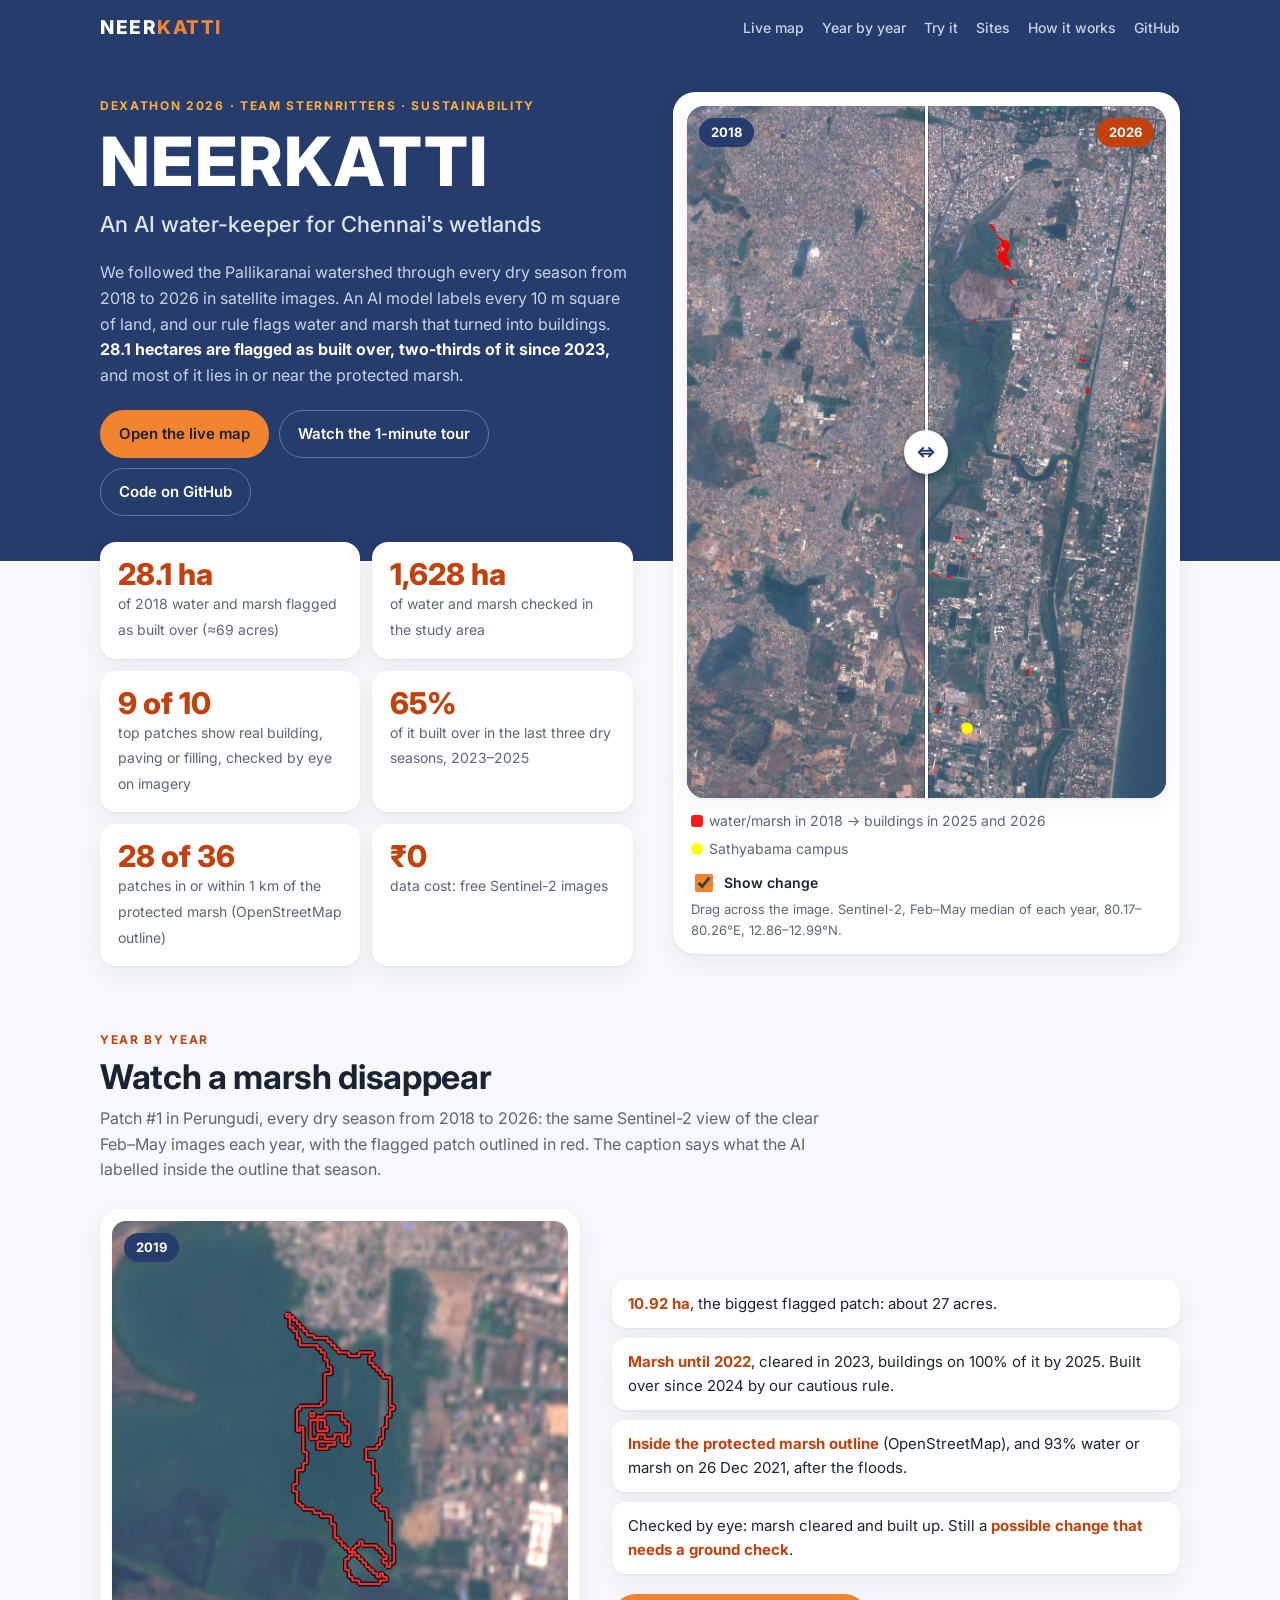
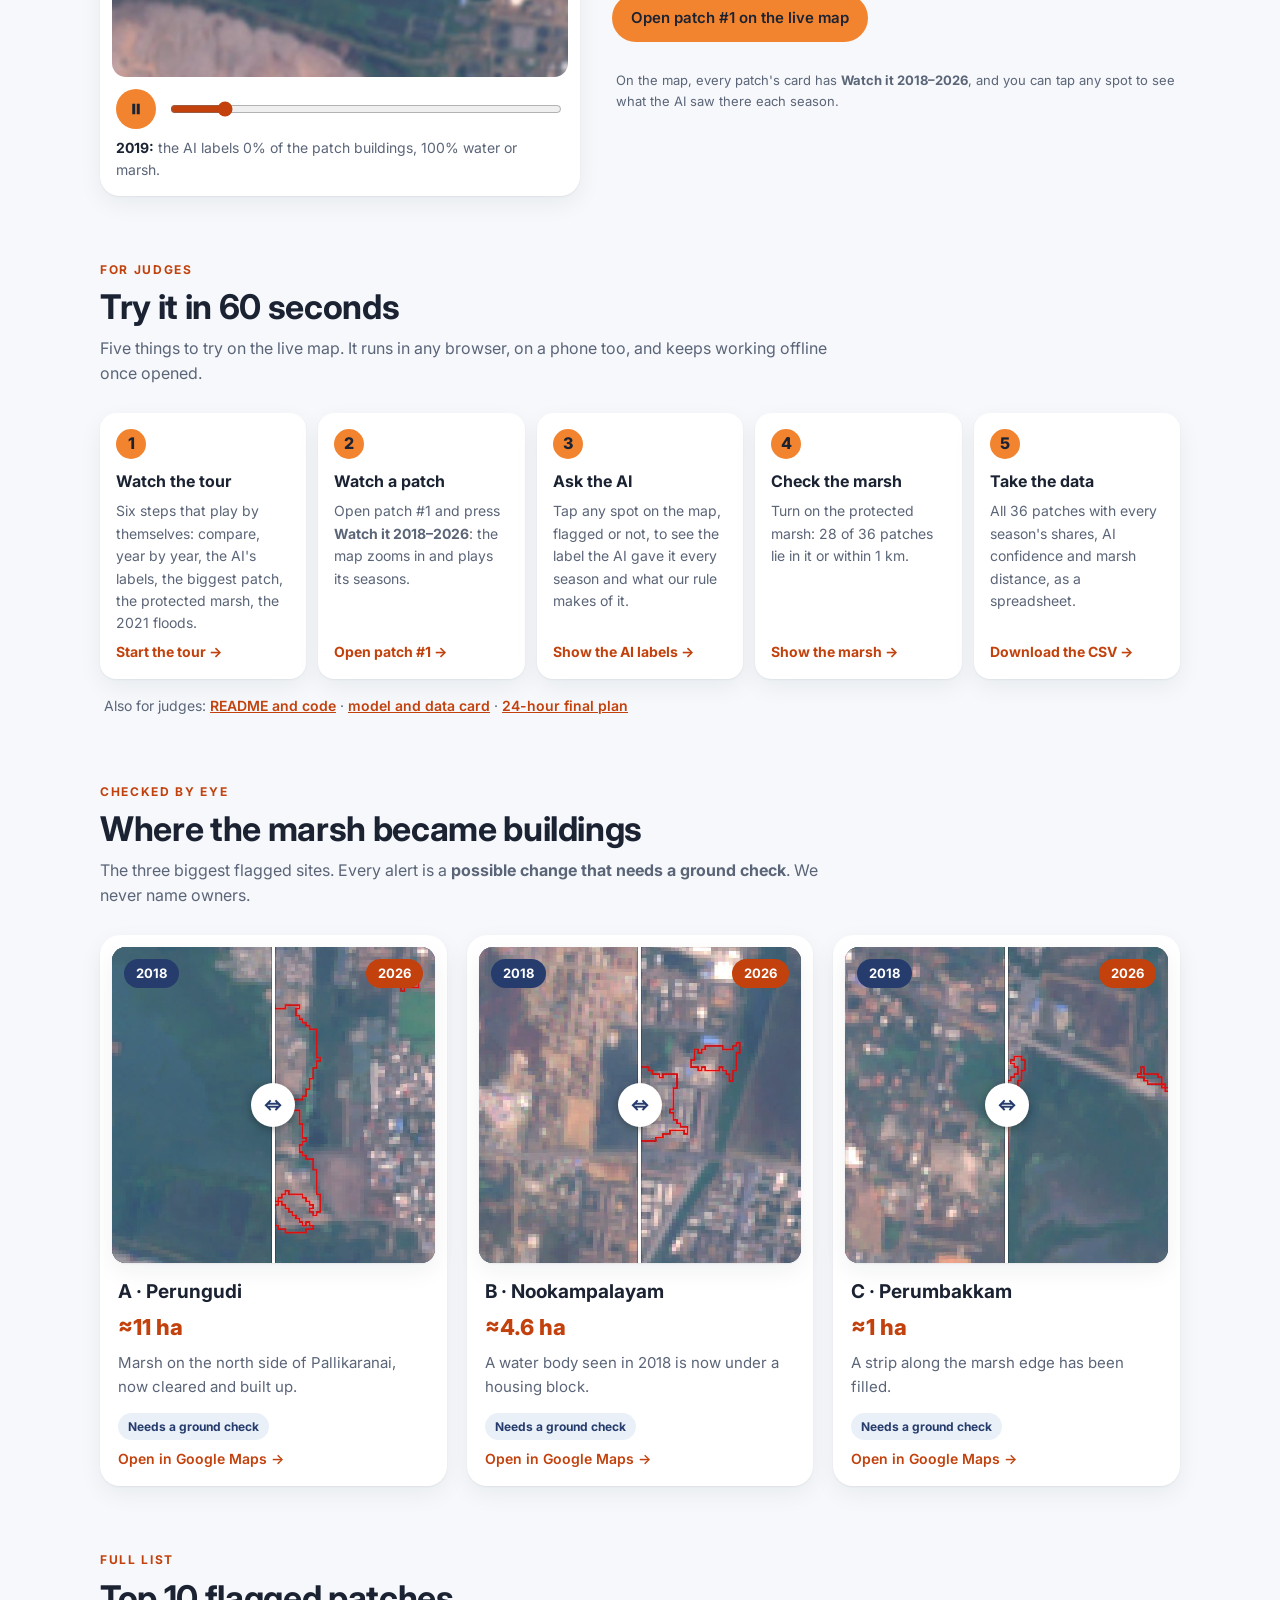
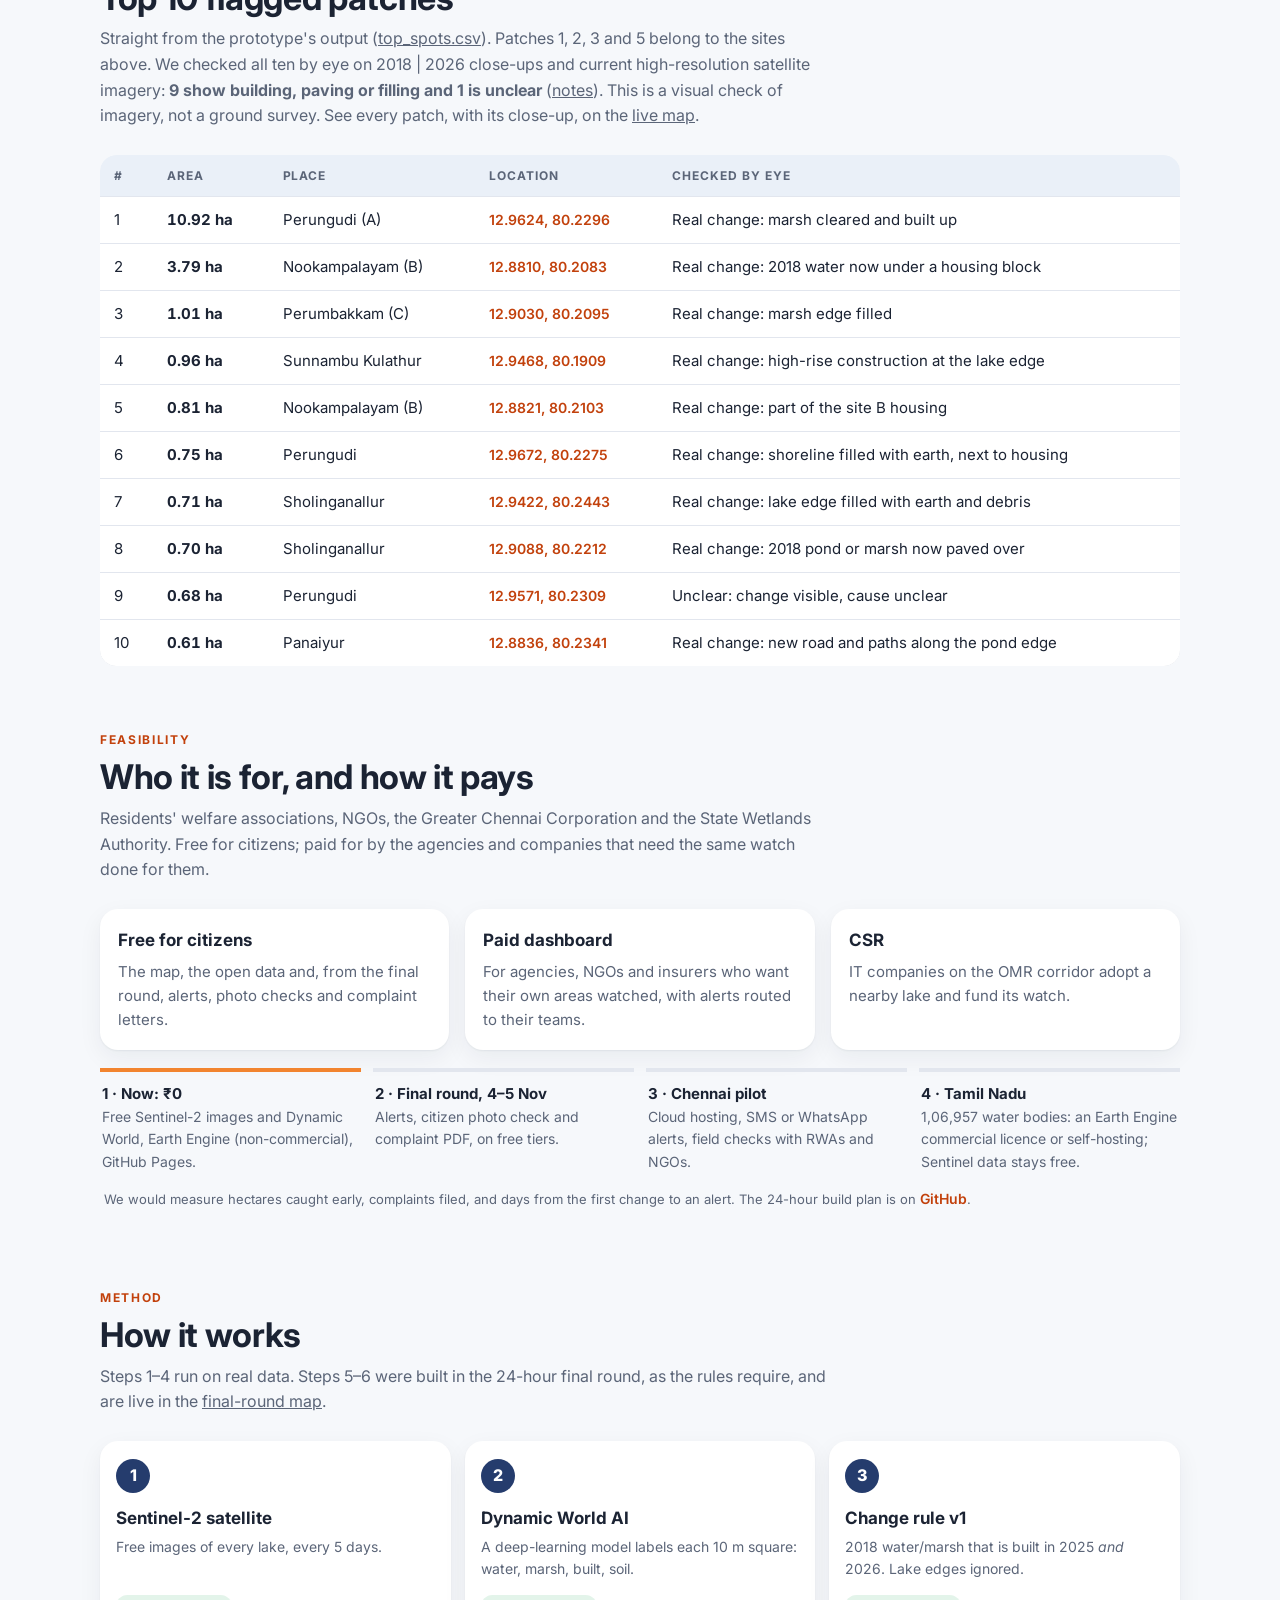
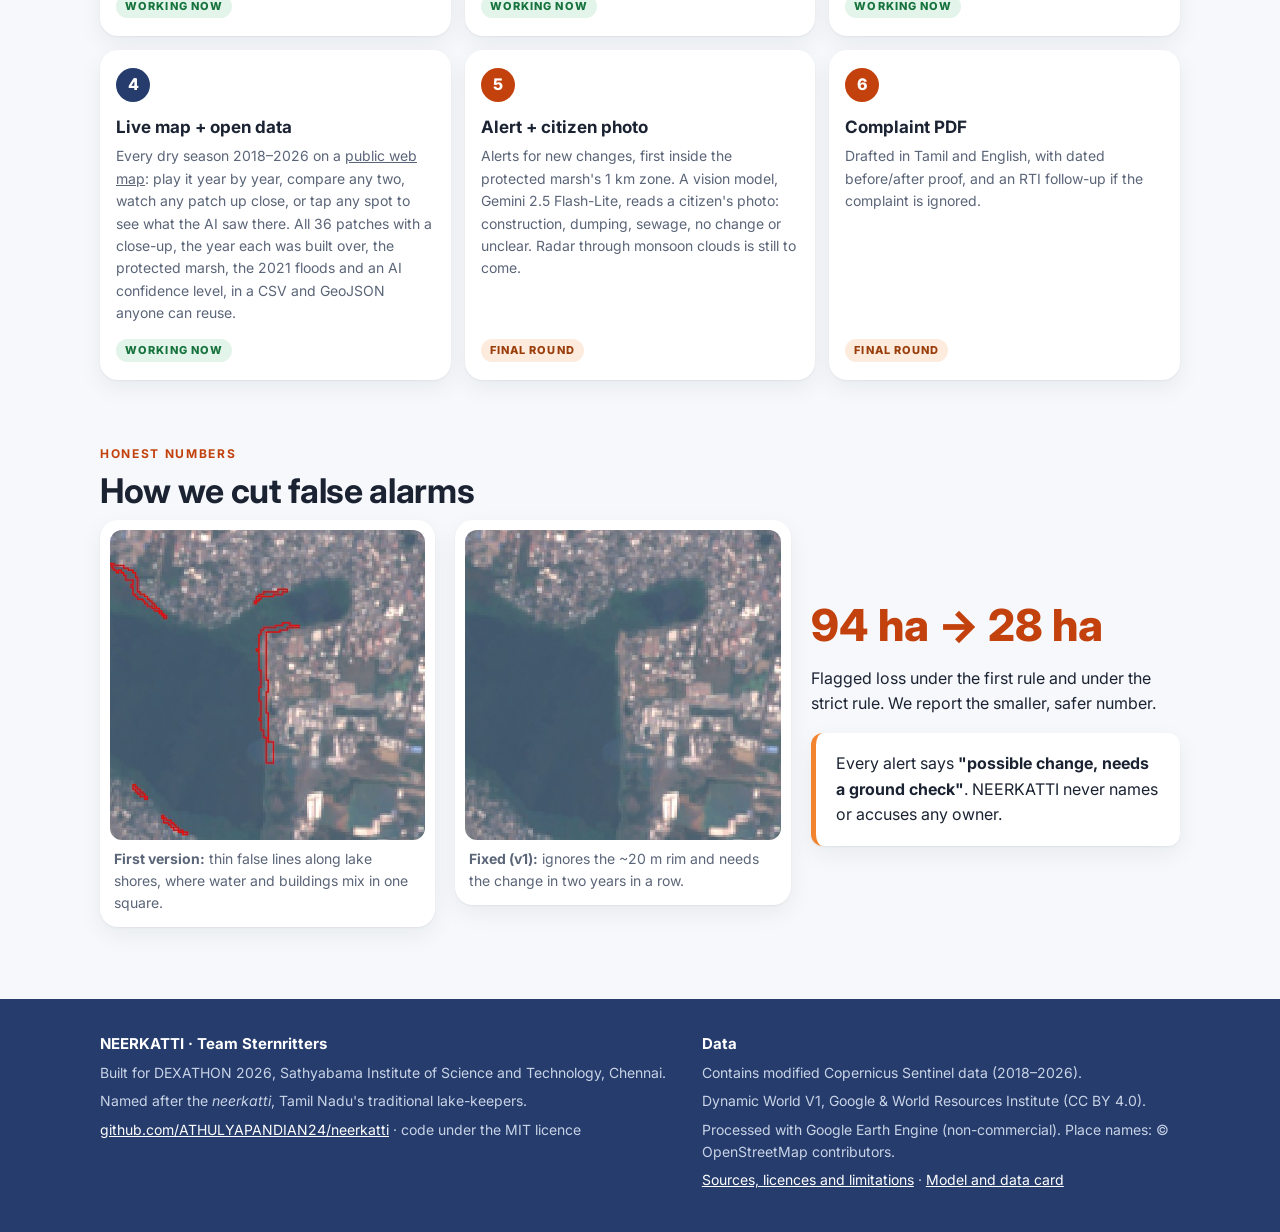
<file: docs/index.html>
<!doctype html>
<html lang="en">
<head>
<meta charset="utf-8">
<meta name="viewport" content="width=device-width, initial-scale=1">
<title>NEERKATTI · Chennai's AI water-keeper</title>
<meta name="description" content="Satellite change detection for the Pallikaranai wetlands, Chennai: 28.1 hectares of 2018 water and marsh are flagged as built over. DEXATHON 2026, Team Sternritters.">
<meta property="og:title" content="NEERKATTI · Chennai's AI water-keeper">
<meta property="og:description" content="28.1 hectares of Pallikaranai's 2018 water and marsh are flagged as built over, two-thirds of it since 2023. Watch a marsh disappear, season by season.">
<meta property="og:image" content="https://athulyapandian24.github.io/neerkatti/img/og.jpg">
<meta property="og:image:width" content="1200">
<meta property="og:image:height" content="630">
<meta property="og:image:alt" content="NEERKATTI: patch 1 in Perungudi in 2018, 2022 and 2026, marsh turning into buildings, with the headline numbers">
<meta property="og:url" content="https://athulyapandian24.github.io/neerkatti/">
<meta property="og:type" content="website">
<meta name="twitter:card" content="summary_large_image">
<link rel="icon" href="data:image/svg+xml,%3Csvg xmlns='http://www.w3.org/2000/svg' viewBox='0 0 64 64'%3E%3Ccircle cx='32' cy='32' r='30' fill='%23253C6D'/%3E%3Cpath d='M32 12C24 24 19 31 19 38a13 13 0 0 0 26 0c0-7-5-14-13-26z' fill='%23F2842F'/%3E%3C/svg%3E">
<link rel="preconnect" href="https://fonts.googleapis.com">
<link rel="preconnect" href="https://fonts.gstatic.com" crossorigin>
<link rel="stylesheet" href="https://fonts.googleapis.com/css2?family=Inter:wght@400;500;600;700;800&display=swap" media="print" onload="this.media='all'">
<style>
:root{
  --navy:#253C6D; --orange:#F2842F; --red:#ff1a1a; --yellow:#FBAE40;
  --accent:#C2410C; /* orange for text on light backgrounds (5.2:1 on white) */
  --bg:#F6F8FB; --card:#FFFFFF; --ink:#1B2333; --muted:#5B6578; --line:#E2E6EE; --tint:#EAF0F8;
  --shadow:0 1px 2px rgba(20,30,55,.06),0 8px 24px rgba(20,30,55,.06);
}
@media (prefers-color-scheme:dark){
  :root{--accent:#F2842F;--bg:#0E1422;--card:#161F31;--ink:#E8ECF4;--muted:#9AA6BC;--line:#26324A;--tint:#1C2740;
    --shadow:0 1px 2px rgba(0,0,0,.3),0 8px 24px rgba(0,0,0,.25)}
}
*{box-sizing:border-box}
html{scroll-behavior:smooth}
body{margin:0;background:var(--bg);color:var(--ink);font:16px/1.6 Inter,"Segoe UI",system-ui,-apple-system,sans-serif;-webkit-font-smoothing:antialiased}
a{color:inherit}
.wrap{max-width:1120px;margin:0 auto;padding:0 20px}
header.top{background:var(--navy);color:#fff}
header.top .wrap{display:flex;gap:12px;align-items:center;justify-content:space-between;min-height:56px;font-size:14px}
.brand{font-weight:800;letter-spacing:.08em;font-size:19px}
.brand span{color:var(--orange)}
.top nav a{color:#C9D3E6;text-decoration:none;margin-left:18px;font-weight:500}
.top nav a:hover{color:#fff}
.hero{background:linear-gradient(180deg,var(--navy) 0,var(--navy) 55%,var(--bg) 55%);color:#fff;padding:36px 0 8px}
.hero-grid{display:grid;grid-template-columns:1.05fr 1fr;gap:40px;align-items:start}
.kicker{display:inline-block;font-size:12px;font-weight:700;letter-spacing:.14em;text-transform:uppercase;color:var(--yellow);margin-bottom:12px}
h1{font-size:clamp(40px,7vw,68px);line-height:1;margin:0 0 12px;letter-spacing:.02em;font-weight:800}
.sub{font-size:clamp(18px,2.4vw,22px);color:#DCE4F2;margin:0 0 18px;font-weight:500}
.lead{color:#C9D3E6;max-width:34em;margin:0 0 22px}
.lead b{color:#fff}
.btns{display:flex;flex-wrap:wrap;gap:10px;margin-bottom:26px}
.btn{display:inline-flex;align-items:center;gap:8px;padding:11px 18px;border-radius:999px;font-weight:600;font-size:15px;text-decoration:none;border:1.5px solid transparent}
.btn.primary{background:var(--orange);color:#1B2333}
.btn.ghost{border-color:#5E77A8;color:#fff}
.btn:hover{filter:brightness(1.08)}
.stats{display:grid;grid-template-columns:repeat(2,1fr);gap:12px;margin-top:4px}
.stat{background:var(--card);color:var(--ink);border-radius:16px;padding:16px 18px;box-shadow:var(--shadow)}
.stat b{display:block;font-size:30px;line-height:1.1;color:var(--accent);font-weight:800}
.stat span{font-size:14px;color:var(--muted)}
/* compare slider */
.compare{position:relative;overflow:hidden;border-radius:18px;box-shadow:var(--shadow);background:#2a3242;touch-action:pan-y;user-select:none;-webkit-user-select:none;cursor:ew-resize;--pos:50%}
.compare img{display:block;width:100%;height:auto;pointer-events:none}
.compare .after{position:relative}
.compare .after img + img{position:absolute;inset:0}
.compare .before{position:absolute;inset:0;clip-path:inset(0 calc(100% - var(--pos)) 0 0)}
.compare .handle{position:absolute;top:0;bottom:0;left:var(--pos);width:3px;margin-left:-1.5px;background:#fff;box-shadow:0 0 0 1px rgba(0,0,0,.25)}
.compare .knob{position:absolute;top:50%;left:var(--pos);transform:translate(-50%,-50%);width:44px;height:44px;border-radius:50%;background:#fff;color:var(--navy);display:grid;place-items:center;box-shadow:0 2px 10px rgba(0,0,0,.35);font-weight:800;font-size:15px}
.compare .knob:focus-visible{outline:3px solid var(--orange);outline-offset:3px}
.tag{position:absolute;top:12px;padding:4px 12px;border-radius:999px;font-size:13px;font-weight:700;color:#fff;pointer-events:none}
.tag.l{left:12px;background:var(--navy)}
.tag.r{right:12px;background:#C2410C}
.map-card{background:var(--card);border-radius:22px;padding:14px;box-shadow:var(--shadow)}
.map-tools{display:flex;flex-wrap:wrap;gap:10px 18px;align-items:center;justify-content:space-between;padding:12px 4px 2px;font-size:14px;color:var(--muted)}
.legend{display:flex;flex-wrap:wrap;gap:6px 16px}
.legend i{display:inline-block;width:12px;height:12px;border-radius:3px;margin-right:6px;vertical-align:-1px}
.switch{display:inline-flex;align-items:center;gap:8px;cursor:pointer;font-weight:600;color:var(--ink)}
.switch input{width:18px;height:18px;accent-color:var(--orange)}
.hint{font-size:13px;color:var(--muted);padding:2px 4px 0}
section{padding:56px 0 8px}
h2{font-size:clamp(26px,3.4vw,34px);margin:0 0 8px;letter-spacing:-.01em;line-height:1.2}
.label{font-size:12px;font-weight:700;letter-spacing:.14em;text-transform:uppercase;color:var(--accent);margin-bottom:8px}
.intro{color:var(--muted);max-width:46em;margin:0 0 26px}
.sites{display:grid;grid-template-columns:repeat(3,1fr);gap:20px}
.site{background:var(--card);border-radius:20px;padding:12px;box-shadow:var(--shadow);display:flex;flex-direction:column}
.site .compare{border-radius:14px}
.site h3{margin:14px 6px 2px;font-size:19px}
.site .ha{margin:0 6px;color:var(--accent);font-weight:800;font-size:22px}
.site p{margin:6px 6px 10px;color:var(--muted);font-size:15px}
.site .foot{margin-top:auto;display:flex;flex-wrap:wrap;gap:8px;align-items:center;justify-content:space-between;padding:4px 6px 4px}
.pill{font-size:12px;font-weight:700;padding:4px 10px;border-radius:999px;background:var(--tint);color:var(--navy)}
@media (prefers-color-scheme:dark){.pill{color:#C9D3E6}}
.maplink{font-size:14px;font-weight:600;color:var(--accent);text-decoration:none}
.maplink:hover{text-decoration:underline}
.hint.judges{margin:14px 0 0;font-size:14px}
.hint.judges a{color:var(--accent);font-weight:600}
table{width:100%;border-collapse:collapse;background:var(--card);border-radius:16px;overflow:hidden;box-shadow:var(--shadow);font-size:15px}
th,td{padding:11px 14px;text-align:left;border-bottom:1px solid var(--line)}
th{font-size:12px;letter-spacing:.08em;text-transform:uppercase;color:var(--muted);background:var(--tint)}
td.num{font-variant-numeric:tabular-nums;font-weight:700}
tr:last-child td{border-bottom:0}
.table-wrap{overflow-x:auto;border-radius:16px}
.steps{display:grid;grid-template-columns:repeat(3,1fr);gap:14px;counter-reset:s}
.step{background:var(--card);border-radius:18px;padding:18px 16px;box-shadow:var(--shadow);position:relative;display:flex;flex-direction:column;align-items:flex-start}
.step::before{counter-increment:s;content:counter(s);display:grid;place-items:center;width:34px;height:34px;border-radius:50%;background:var(--navy);color:#fff;font-weight:800;margin-bottom:12px}
.step.next::before{background:#C2410C}
.step h3{margin:0 0 4px;font-size:17px}
.step p{margin:0 0 14px;color:var(--muted);font-size:14px}
.st{display:inline-block;margin-top:auto;font-size:11px;font-weight:800;letter-spacing:.1em;padding:3px 9px;border-radius:999px}
.st.now{background:#E3F4EA;color:#17733D}
.st.final{background:#FDEBDD;color:#9A3F0C}
@media (prefers-color-scheme:dark){.st.now{background:#163A27;color:#7FD6A2}.st.final{background:#3E2615;color:#F6B285}}
.fix{display:grid;grid-template-columns:1fr 1fr 1.1fr;gap:20px;align-items:start}
.fix figure{margin:0;background:var(--card);border-radius:18px;padding:10px;box-shadow:var(--shadow)}
.fix img{width:100%;height:auto;border-radius:12px;display:block}
.fix figcaption{font-size:14px;color:var(--muted);padding:8px 4px 2px}
.big{font-size:44px;font-weight:800;color:var(--accent);line-height:1.1;margin:0 0 8px}
.note{background:var(--card);border-left:5px solid var(--orange);border-radius:12px;padding:18px 20px;box-shadow:var(--shadow)}
.note p{margin:0}
footer{margin-top:64px;background:var(--navy);color:#C9D3E6;padding:34px 0;font-size:14px}
footer a{color:#fff}
footer .cols{display:grid;grid-template-columns:1.2fr 1fr;gap:28px}
footer h2{color:#fff;margin:0 0 8px;font-size:15px;letter-spacing:0;line-height:1.4}
footer p{margin:0 0 6px}
.flip{display:grid;grid-template-columns:minmax(0,480px) minmax(0,1fr);gap:32px;align-items:center}
.flip-fig{margin:0;background:var(--card);border-radius:20px;padding:12px;box-shadow:var(--shadow)}
.flip-frame{position:relative;border-radius:14px;overflow:hidden;background:#2a3242;aspect-ratio:1}
.flip-frame img{display:block;width:100%;height:100%;object-fit:cover}
.flip-frame .tag{left:12px;background:var(--navy)}
.flip-frame .tag.late{background:#C2410C}
.flip-ctl{display:flex;align-items:center;gap:12px;padding:12px 4px 2px}
.flip-play{flex-shrink:0;width:40px;height:40px;border-radius:50%;border:0;background:var(--orange);color:#1B2333;display:grid;place-items:center;cursor:pointer}
.flip-play svg{width:18px;height:18px;fill:currentColor}
.flip-play .i-pause,.flip-play.on .i-play{display:none}
.flip-play.on .i-pause{display:inline}
.flip-ctl input{flex:1;min-width:0;accent-color:var(--accent)}
.flip-cap{font-size:14px;color:var(--muted);padding:6px 4px 2px;min-height:3em}
.flip-cap b{color:var(--ink)}
.facts{list-style:none;margin:0 0 20px;padding:0;display:grid;gap:10px}
.facts li{background:var(--card);border-radius:14px;padding:12px 16px;box-shadow:var(--shadow);font-size:15px}
.facts b{color:var(--accent)}
.path{counter-reset:p;list-style:none;margin:0;padding:0;display:grid;grid-template-columns:repeat(5,1fr);gap:12px}
.path li{background:var(--card);border-radius:16px;padding:16px;box-shadow:var(--shadow);display:flex;flex-direction:column;gap:6px}
.path li::before{counter-increment:p;content:counter(p);display:grid;place-items:center;width:30px;height:30px;border-radius:50%;background:var(--orange);color:#1B2333;font-weight:800}
.path h3{margin:4px 0 0;font-size:16px}
.path p{margin:0;font-size:14px;color:var(--muted)}
.path a{margin-top:auto;font-weight:700;color:var(--accent);text-decoration:none;font-size:14px}
.path a:hover{text-decoration:underline}
.biz{display:grid;grid-template-columns:repeat(3,1fr);gap:16px}
.biz div{background:var(--card);border-radius:18px;padding:18px;box-shadow:var(--shadow)}
.biz h3{margin:0 0 6px;font-size:17px}
.biz p{margin:0;color:var(--muted);font-size:15px}
.roll{list-style:none;margin:18px 0 0;padding:0;display:grid;grid-template-columns:repeat(4,1fr);gap:12px}
.roll li{border-top:4px solid var(--line);padding:10px 2px 0;font-size:14px;color:var(--muted)}
.roll li.on{border-color:var(--orange)}
.roll b{display:block;color:var(--ink);font-size:15px}
@media (max-width:900px){
  .flip{grid-template-columns:1fr}
  .path{grid-template-columns:1fr 1fr}
  .biz{grid-template-columns:1fr}
  .roll{grid-template-columns:1fr 1fr}
  .hero{background:var(--navy);padding-bottom:28px}
  .hero-grid{grid-template-columns:1fr}
  .sites{grid-template-columns:1fr}
  .steps{grid-template-columns:1fr 1fr}
  .fix{grid-template-columns:1fr 1fr}
  .fix .fix-text{grid-column:1/-1}
  footer .cols{grid-template-columns:1fr}
  .top nav{display:none}
}
@media (max-width:520px){
  .path{grid-template-columns:1fr}
  .wrap{padding:0 16px}
  .steps{grid-template-columns:1fr}
  .fix{grid-template-columns:1fr}
  .stat b{font-size:26px}
}
</style>
</head>
<body>
<header class="top">
  <div class="wrap">
    <div class="brand">NEER<span>KATTI</span></div>
    <nav aria-label="Sections">
      <a href="app/">Live map</a><a href="#timelapse">Year by year</a><a href="#try">Try it</a><a href="#sites">Sites</a><a href="#how">How it works</a><a href="https://github.com/ATHULYAPANDIAN24/neerkatti">GitHub</a>
    </nav>
  </div>
</header>

<section class="hero" aria-label="Introduction">
  <div class="wrap hero-grid">
    <div>
      <span class="kicker">DEXATHON 2026 · Team Sternritters · Sustainability</span>
      <h1>NEERKATTI</h1>
      <p class="sub">An AI water-keeper for Chennai's wetlands</p>
      <p class="lead">We followed the Pallikaranai watershed through every dry season from 2018 to 2026 in satellite images. An AI model labels every 10&nbsp;m square of land, and our rule flags water and marsh that turned into buildings. <b>28.1&nbsp;hectares are flagged as built over, two-thirds of it since 2023,</b> and most of it lies in or near the protected marsh.</p>
      <div class="btns">
        <a class="btn primary" href="app/">Open the live map</a>
        <a class="btn ghost" href="app/?tour=1">Watch the 1-minute tour</a>
        <a class="btn ghost" href="https://github.com/ATHULYAPANDIAN24/neerkatti">Code on GitHub</a>
      </div>
      <div class="stats">
        <div class="stat"><b>28.1&nbsp;ha</b><span>of 2018 water and marsh flagged as built over (≈69 acres)</span></div>
        <div class="stat"><b>1,628&nbsp;ha</b><span>of water and marsh checked in the study area</span></div>
        <div class="stat"><b>9 of 10</b><span>top patches show real building, paving or filling, checked by eye on imagery</span></div>
        <div class="stat"><b>65%</b><span>of it built over in the last three dry seasons, 2023–2025</span></div>
        <div class="stat"><b>28 of 36</b><span>patches in or within 1&nbsp;km of the protected marsh (OpenStreetMap outline)</span></div>
        <div class="stat"><b>₹0</b><span>data cost: free Sentinel-2 images</span></div>
      </div>
    </div>

    <div class="map-card" id="map">
      <div class="compare" data-compare aria-label="2018 versus 2026 satellite comparison">
        <div class="after">
          <img src="img/area_2026.jpg" alt="Pallikaranai watershed, 2026 satellite image" width="1039" height="1500">
          <img src="img/area_2026_loss.jpg" alt="Pallikaranai watershed, 2026, with built-over water and marsh in red" width="1039" height="1500" data-loss>
        </div>
        <div class="before"><img src="img/area_2018.jpg" alt="Pallikaranai watershed, 2018 satellite image" width="1039" height="1500"></div>
        <span class="tag l">2018</span><span class="tag r">2026</span>
        <div class="handle"></div>
        <div class="knob" role="slider" tabindex="0" aria-label="Move to compare 2018 and 2026" aria-valuemin="0" aria-valuemax="100" aria-valuenow="50">⇔</div>
      </div>
      <div class="map-tools">
        <div class="legend">
          <span><i style="background:var(--red)"></i>water/marsh in 2018 → buildings in 2025 and 2026</span>
          <span><i style="background:#ffff00;border-radius:50%"></i>Sathyabama campus</span>
        </div>
        <label class="switch"><input type="checkbox" checked data-toggle> Show change</label>
      </div>
      <div class="hint">Drag across the image. Sentinel-2, Feb–May median of each year, 80.17–80.26°E, 12.86–12.99°N.</div>
    </div>
  </div>
</section>

<main class="wrap">
  <section id="timelapse">
    <div class="label">Year by year</div>
    <h2>Watch a marsh disappear</h2>
    <p class="intro">Patch #1 in Perungudi, every dry season from 2018 to 2026: the same Sentinel-2 view of the clear Feb–May images each year, with the flagged patch outlined in red. The caption says what the AI labelled inside the outline that season.</p>
    <div class="flip">
      <figure class="flip-fig" data-flip data-years="[2018,2019,2020,2021,2022,2023,2024,2025,2026]" data-built="[0,0,0,0,0,0.35,0.66,1.0,1.0]" data-wet="[1,1,1,0.99,0.93,0.58,0.07,0,0.0]">
        <div class="flip-frame">
          <img src="img/timelapse/p01_2026.jpg" alt="Patch 1, Perungudi, Feb–May 2026: Sentinel-2 view with the flagged patch outlined in red" width="640" height="640" loading="lazy">
          <span class="tag l late">2026</span>
        </div>
        <div class="flip-ctl">
          <button type="button" class="flip-play" aria-label="Play 2018 to 2026"><svg viewBox="0 0 24 24" aria-hidden="true"><path class="i-play" d="M8 5v14l11-7z"/><path class="i-pause" d="M7 5h4v14H7zM13 5h4v14h-4z"/></svg></button>
          <input type="range" min="0" max="8" step="1" value="8" aria-label="Dry season">
        </div>
        <figcaption class="flip-cap"><b>2026:</b> the AI labels 100% of the patch buildings, 0% water or marsh.</figcaption>
      </figure>
      <div>
        <ul class="facts">
          <li><b>10.92 ha</b>, the biggest flagged patch: about 27 acres.</li>
          <li><b>Marsh until 2022</b>, cleared in 2023, buildings on 100% of it by 2025. Built over since 2024 by our cautious rule.</li>
          <li><b>Inside the protected marsh outline</b> (OpenStreetMap), and 93% water or marsh on 26 Dec 2021, after the floods.</li>
          <li>Checked by eye: marsh cleared and built up. Still a <b>possible change that needs a ground check</b>.</li>
        </ul>
        <p class="btns"><a class="btn primary" href="app/#patch-1">Open patch #1 on the live map</a></p>
        <p class="hint">On the map, every patch's card has <b>Watch it 2018–2026</b>, and you can tap any spot to see what the AI saw there each season.</p>
      </div>
    </div>
  </section>

  <section id="try">
    <div class="label">For judges</div>
    <h2>Try it in 60 seconds</h2>
    <p class="intro">Five things to try on the live map. It runs in any browser, on a phone too, and keeps working offline once opened.</p>
    <ol class="path">
      <li><h3>Watch the tour</h3><p>Six steps that play by themselves: compare, year by year, the AI's labels, the biggest patch, the protected marsh, the 2021 floods.</p><a href="app/?tour=1">Start the tour →</a></li>
      <li><h3>Watch a patch</h3><p>Open patch #1 and press <b>Watch it 2018–2026</b>: the map zooms in and plays its seasons.</p><a href="app/#patch-1">Open patch #1 →</a></li>
      <li><h3>Ask the AI</h3><p>Tap any spot on the map, flagged or not, to see the label the AI gave it every season and what our rule makes of it.</p><a href="app/?intro=0#layer=labels">Show the AI labels →</a></li>
      <li><h3>Check the marsh</h3><p>Turn on the protected marsh: 28 of 36 patches lie in it or within 1&nbsp;km.</p><a href="app/?intro=0#marsh=1">Show the marsh →</a></li>
      <li><h3>Take the data</h3><p>All 36 patches with every season's shares, AI confidence and marsh distance, as a spreadsheet.</p><a href="app/data/patches.csv" download="neerkatti_patches.csv">Download the CSV →</a></li>
    </ol>
    <p class="hint judges">Also for judges: <a href="https://github.com/ATHULYAPANDIAN24/neerkatti#readme">README and code</a> · <a href="https://github.com/ATHULYAPANDIAN24/neerkatti/blob/main/docs/MODEL_CARD.md">model and data card</a> · <a href="https://github.com/ATHULYAPANDIAN24/neerkatti/blob/main/docs/FINAL_ROUND_PLAN.md">24-hour final plan</a></p>
  </section>

  <section id="sites">
    <div class="label">Checked by eye</div>
    <h2>Where the marsh became buildings</h2>
    <p class="intro">The three biggest flagged sites. Every alert is a <b>possible change that needs a ground check</b>. We never name owners.</p>
    <div class="sites">
      <article class="site">
        <div class="compare" data-compare aria-label="Site A, Perungudi, 2018 versus 2026">
          <div class="after"><img src="img/site_a_2026.jpg" alt="Perungudi 2026 with lost marsh outlined in red" width="640" height="628" loading="lazy"></div>
          <div class="before"><img src="img/site_a_2018.jpg" alt="Perungudi 2018" width="640" height="628" loading="lazy"></div>
          <span class="tag l">2018</span><span class="tag r">2026</span>
          <div class="handle"></div><div class="knob" role="slider" tabindex="0" aria-label="Compare 2018 and 2026" aria-valuemin="0" aria-valuemax="100" aria-valuenow="50">⇔</div>
        </div>
        <h3>A · Perungudi</h3>
        <div class="ha">≈11 ha</div>
        <p>Marsh on the north side of Pallikaranai, now cleared and built up.</p>
        <div class="foot"><span class="pill">Needs a ground check</span><a class="maplink" href="https://www.google.com/maps/@12.96237,80.22958,600m/data=!3m1!1e3">Open in Google Maps →</a></div>
      </article>
      <article class="site">
        <div class="compare" data-compare aria-label="Site B, Nookampalayam, 2018 versus 2026">
          <div class="after"><img src="img/site_b_2026.jpg" alt="Nookampalayam 2026 with built-over water outlined in red" width="640" height="628" loading="lazy"></div>
          <div class="before"><img src="img/site_b_2018.jpg" alt="Nookampalayam 2018" width="640" height="628" loading="lazy"></div>
          <span class="tag l">2018</span><span class="tag r">2026</span>
          <div class="handle"></div><div class="knob" role="slider" tabindex="0" aria-label="Compare 2018 and 2026" aria-valuemin="0" aria-valuemax="100" aria-valuenow="50">⇔</div>
        </div>
        <h3>B · Nookampalayam</h3>
        <div class="ha">≈4.6 ha</div>
        <p>A water body seen in 2018 is now under a housing block.</p>
        <div class="foot"><span class="pill">Needs a ground check</span><a class="maplink" href="https://www.google.com/maps/@12.88096,80.20827,600m/data=!3m1!1e3">Open in Google Maps →</a></div>
      </article>
      <article class="site">
        <div class="compare" data-compare aria-label="Site C, Perumbakkam, 2018 versus 2026">
          <div class="after"><img src="img/site_c_2026.jpg" alt="Perumbakkam 2026 with filled marsh edge outlined in red" width="640" height="628" loading="lazy"></div>
          <div class="before"><img src="img/site_c_2018.jpg" alt="Perumbakkam 2018" width="640" height="628" loading="lazy"></div>
          <span class="tag l">2018</span><span class="tag r">2026</span>
          <div class="handle"></div><div class="knob" role="slider" tabindex="0" aria-label="Compare 2018 and 2026" aria-valuemin="0" aria-valuemax="100" aria-valuenow="50">⇔</div>
        </div>
        <h3>C · Perumbakkam</h3>
        <div class="ha">≈1 ha</div>
        <p>A strip along the marsh edge has been filled.</p>
        <div class="foot"><span class="pill">Needs a ground check</span><a class="maplink" href="https://www.google.com/maps/@12.90296,80.20947,600m/data=!3m1!1e3">Open in Google Maps →</a></div>
      </article>
    </div>
  </section>

  <section id="spots">
    <div class="label">Full list</div>
    <h2>Top 10 flagged patches</h2>
    <p class="intro">Straight from the prototype's output (<a href="https://github.com/ATHULYAPANDIAN24/neerkatti/blob/main/outputs/top_spots.csv">top_spots.csv</a>). Patches 1, 2, 3 and 5 belong to the sites above. We checked all ten by eye on 2018 | 2026 close-ups and current high-resolution satellite imagery: <b>9 show building, paving or filling and 1 is unclear</b> (<a href="https://github.com/ATHULYAPANDIAN24/neerkatti/blob/main/outputs/topten_check.md">notes</a>). This is a visual check of imagery, not a ground survey. See every patch, with its close-up, on the <a href="app/">live map</a>.</p>
    <div class="table-wrap">
      <table>
        <thead><tr><th>#</th><th>Area</th><th>Place</th><th>Location</th><th>Checked by eye</th></tr></thead>
        <tbody>
          <tr><td>1</td><td class="num">10.92 ha</td><td>Perungudi (A)</td><td><a class="maplink" href="https://www.google.com/maps/@12.96237,80.22958,400m/data=!3m1!1e3">12.9624, 80.2296</a></td><td>Real change: marsh cleared and built up</td></tr>
          <tr><td>2</td><td class="num">3.79 ha</td><td>Nookampalayam (B)</td><td><a class="maplink" href="https://www.google.com/maps/@12.88096,80.20827,400m/data=!3m1!1e3">12.8810, 80.2083</a></td><td>Real change: 2018 water now under a housing block</td></tr>
          <tr><td>3</td><td class="num">1.01 ha</td><td>Perumbakkam (C)</td><td><a class="maplink" href="https://www.google.com/maps/@12.90296,80.20947,400m/data=!3m1!1e3">12.9030, 80.2095</a></td><td>Real change: marsh edge filled</td></tr>
          <tr><td>4</td><td class="num">0.96 ha</td><td>Sunnambu Kulathur</td><td><a class="maplink" href="https://www.google.com/maps/@12.94678,80.19085,400m/data=!3m1!1e3">12.9468, 80.1909</a></td><td>Real change: high-rise construction at the lake edge</td></tr>
          <tr><td>5</td><td class="num">0.81 ha</td><td>Nookampalayam (B)</td><td><a class="maplink" href="https://www.google.com/maps/@12.88213,80.21025,400m/data=!3m1!1e3">12.8821, 80.2103</a></td><td>Real change: part of the site B housing</td></tr>
          <tr><td>6</td><td class="num">0.75 ha</td><td>Perungudi</td><td><a class="maplink" href="https://www.google.com/maps/@12.96723,80.2275,400m/data=!3m1!1e3">12.9672, 80.2275</a></td><td>Real change: shoreline filled with earth, next to housing</td></tr>
          <tr><td>7</td><td class="num">0.71 ha</td><td>Sholinganallur</td><td><a class="maplink" href="https://www.google.com/maps/@12.9422,80.24429,400m/data=!3m1!1e3">12.9422, 80.2443</a></td><td>Real change: lake edge filled with earth and debris</td></tr>
          <tr><td>8</td><td class="num">0.70 ha</td><td>Sholinganallur</td><td><a class="maplink" href="https://www.google.com/maps/@12.9088,80.22116,400m/data=!3m1!1e3">12.9088, 80.2212</a></td><td>Real change: 2018 pond or marsh now paved over</td></tr>
          <tr><td>9</td><td class="num">0.68 ha</td><td>Perungudi</td><td><a class="maplink" href="https://www.google.com/maps/@12.95706,80.23088,400m/data=!3m1!1e3">12.9571, 80.2309</a></td><td>Unclear: change visible, cause unclear</td></tr>
          <tr><td>10</td><td class="num">0.61 ha</td><td>Panaiyur</td><td><a class="maplink" href="https://www.google.com/maps/@12.88364,80.23413,400m/data=!3m1!1e3">12.8836, 80.2341</a></td><td>Real change: new road and paths along the pond edge</td></tr>
        </tbody>
      </table>
    </div>
  </section>

  <section id="use">
    <div class="label">Feasibility</div>
    <h2>Who it is for, and how it pays</h2>
    <p class="intro">Residents' welfare associations, NGOs, the Greater Chennai Corporation and the State Wetlands Authority. Free for citizens; paid for by the agencies and companies that need the same watch done for them.</p>
    <div class="biz">
      <div><h3>Free for citizens</h3><p>The map, the open data and, from the final round, alerts, photo checks and complaint letters.</p></div>
      <div><h3>Paid dashboard</h3><p>For agencies, NGOs and insurers who want their own areas watched, with alerts routed to their teams.</p></div>
      <div><h3>CSR</h3><p>IT companies on the OMR corridor adopt a nearby lake and fund its watch.</p></div>
    </div>
    <ol class="roll">
      <li class="on"><b>1 · Now: ₹0</b>Free Sentinel-2 images and Dynamic World, Earth Engine (non-commercial), GitHub Pages.</li>
      <li><b>2 · Final round, 4–5 Nov</b>Alerts, citizen photo check and complaint PDF, on free tiers.</li>
      <li><b>3 · Chennai pilot</b>Cloud hosting, SMS or WhatsApp alerts, field checks with RWAs and NGOs.</li>
      <li><b>4 · Tamil Nadu</b>1,06,957 water bodies: an Earth Engine commercial licence or self-hosting; Sentinel data stays free.</li>
    </ol>
    <p class="hint">We would measure hectares caught early, complaints filed, and days from the first change to an alert. The 24-hour build plan is on <a class="maplink" href="https://github.com/ATHULYAPANDIAN24/neerkatti/blob/main/docs/FINAL_ROUND_PLAN.md">GitHub</a>.</p>
  </section>

  <section id="how">
    <div class="label">Method</div>
    <h2>How it works</h2>
    <p class="intro">Steps 1–4 run on real data. Steps 5–6 were built in the 24-hour final round, as the rules require, and are live in the <a href="app/?final=1">final-round map</a>.</p>
    <div class="steps">
      <div class="step"><h3>Sentinel-2 satellite</h3><p>Free images of every lake, every 5 days.</p><span class="st now">WORKING NOW</span></div>
      <div class="step"><h3>Dynamic World AI</h3><p>A deep-learning model labels each 10&nbsp;m square: water, marsh, built, soil.</p><span class="st now">WORKING NOW</span></div>
      <div class="step"><h3>Change rule v1</h3><p>2018 water/marsh that is built in 2025 <i>and</i> 2026. Lake edges ignored.</p><span class="st now">WORKING NOW</span></div>
      <div class="step"><h3>Live map + open data</h3><p>Every dry season 2018–2026 on a <a href="app/">public web map</a>: play it year by year, compare any two, watch any patch up close, or tap any spot to see what the AI saw there. All 36 patches with a close-up, the year each was built over, the protected marsh, the 2021 floods and an AI confidence level, in a CSV and GeoJSON anyone can reuse.</p><span class="st now">WORKING NOW</span></div>
      <div class="step next"><h3>Alert + citizen photo</h3><p>Alerts for new changes, first inside the protected marsh's 1&nbsp;km zone. A vision model, Gemini 2.5 Flash-Lite, reads a citizen's photo: construction, dumping, sewage, no change or unclear. Radar through monsoon clouds is still to come.</p><span class="st final">FINAL ROUND</span></div>
      <div class="step next"><h3>Complaint PDF</h3><p>Drafted in Tamil and English, with dated before/after proof, and an RTI follow-up if the complaint is ignored.</p><span class="st final">FINAL ROUND</span></div>
    </div>
  </section>

  <section id="fix">
    <div class="label">Honest numbers</div>
    <h2>How we cut false alarms</h2>
    <div class="fix">
      <figure><img src="img/v0_edges.jpg" alt="First version: false alert lines along a lake shore" width="480" height="471" loading="lazy"><figcaption><b>First version:</b> thin false lines along lake shores, where water and buildings mix in one square.</figcaption></figure>
      <figure><img src="img/v1_edges.jpg" alt="Fixed version: no false lines along the shore" width="480" height="471" loading="lazy"><figcaption><b>Fixed (v1):</b> ignores the ~20&nbsp;m rim and needs the change in two years in a row.</figcaption></figure>
      <div class="fix-text" style="align-self:center">
        <p class="big">94 ha → 28 ha</p>
        <p>Flagged loss under the first rule and under the strict rule. We report the smaller, safer number.</p>
        <div class="note"><p>Every alert says <b>"possible change, needs a ground check"</b>. NEERKATTI never names or accuses any owner.</p></div>
      </div>
    </div>
  </section>
</main>

<footer>
  <div class="wrap cols">
    <div>
      <h2>NEERKATTI · Team Sternritters</h2>
      <p>Built for DEXATHON 2026, Sathyabama Institute of Science and Technology, Chennai.</p>
      <p>Named after the <i>neerkatti</i>, Tamil Nadu's traditional lake-keepers.</p>
      <p><a href="https://github.com/ATHULYAPANDIAN24/neerkatti">github.com/ATHULYAPANDIAN24/neerkatti</a> · code under the MIT licence</p>
    </div>
    <div>
      <h2>Data</h2>
      <p>Contains modified Copernicus Sentinel data (2018–2026).</p>
      <p>Dynamic World V1, Google &amp; World Resources Institute (CC BY 4.0).</p>
      <p>Processed with Google Earth Engine (non-commercial). Place names: © OpenStreetMap contributors.</p>
      <p><a href="https://github.com/ATHULYAPANDIAN24/neerkatti#data-sources-and-licences">Sources, licences and limitations</a> · <a href="https://github.com/ATHULYAPANDIAN24/neerkatti/blob/main/docs/MODEL_CARD.md">Model and data card</a></p>
    </div>
  </div>
</footer>

<script>
document.querySelectorAll('[data-compare]').forEach(function (box) {
  var knob = box.querySelector('.knob');
  var dragging = false;
  function set(pct) {
    pct = Math.max(0, Math.min(100, pct));
    box.style.setProperty('--pos', pct + '%');
    knob.setAttribute('aria-valuenow', Math.round(pct));
  }
  function fromEvent(e) {
    var r = box.getBoundingClientRect();
    set((e.clientX - r.left) / r.width * 100);
  }
  box.addEventListener('pointerdown', function (e) {
    dragging = true; box.setPointerCapture(e.pointerId); fromEvent(e);
  });
  box.addEventListener('pointermove', function (e) { if (dragging) fromEvent(e); });
  ['pointerup', 'pointercancel'].forEach(function (t) {
    box.addEventListener(t, function () { dragging = false; });
  });
  knob.addEventListener('keydown', function (e) {
    var now = parseFloat(knob.getAttribute('aria-valuenow'));
    if (e.key === 'ArrowLeft' || e.key === 'ArrowDown') { set(now - 5); e.preventDefault(); }
    if (e.key === 'ArrowRight' || e.key === 'ArrowUp') { set(now + 5); e.preventDefault(); }
    if (e.key === 'Home') { set(0); e.preventDefault(); }
    if (e.key === 'End') { set(100); e.preventDefault(); }
  });
});
// Year by year: patch #1's seasons in turn. Plays once it scrolls into view, unless the
// reader prefers less motion; the button and the slider work at any time.
document.querySelectorAll('[data-flip]').forEach(function (fig) {
  var years = JSON.parse(fig.dataset.years), built = JSON.parse(fig.dataset.built), wet = JSON.parse(fig.dataset.wet);
  var img = fig.querySelector('img'), tag = fig.querySelector('.tag'), cap = fig.querySelector('.flip-cap');
  var btn = fig.querySelector('.flip-play'), range = fig.querySelector('input');
  var at = years.length - 1, timer = null, loaded = false;
  function pct(x) { return Math.round(x * 100) + '%'; }
  function show(i) {
    at = i;
    var y = years[i];
    img.src = 'img/timelapse/p01_' + y + '.jpg';
    img.alt = 'Patch 1, Perungudi, Feb–May ' + y + ': Sentinel-2 view with the flagged patch outlined in red';
    tag.textContent = y;
    tag.classList.toggle('late', built[i] >= 0.5);
    range.value = i;
    range.setAttribute('aria-valuetext', String(y));
    cap.innerHTML = '<b>' + y + ':</b> the AI labels ' + pct(built[i]) + ' of the patch buildings, ' + pct(wet[i]) + ' water or marsh.';
  }
  function preload() {
    if (loaded) return;
    loaded = true;
    years.forEach(function (y) { new Image().src = 'img/timelapse/p01_' + y + '.jpg'; });
  }
  function stop() { clearTimeout(timer); timer = null; btn.classList.remove('on'); btn.setAttribute('aria-label', 'Play 2018 to 2026'); }
  function play() {
    preload();
    btn.classList.add('on');
    btn.setAttribute('aria-label', 'Pause');
    if (at === years.length - 1) show(0);
    (function step() {
      timer = setTimeout(function () {
        if (at === years.length - 1) { show(0); step(); return; }
        show(at + 1);
        step();
      }, at === years.length - 1 ? 2200 : 900);
    })();
  }
  btn.addEventListener('click', function () { if (timer) stop(); else play(); });
  range.addEventListener('input', function () { stop(); preload(); show(+range.value); });
  var calm = window.matchMedia('(prefers-reduced-motion: reduce)').matches;
  if (!calm && 'IntersectionObserver' in window) {
    var seen = new IntersectionObserver(function (entries) {
      if (entries[0].isIntersecting) { seen.disconnect(); play(); }
    }, { threshold: 0.5 });
    seen.observe(fig);
  }
});
var toggle = document.querySelector('[data-toggle]');
var loss = document.querySelector('[data-loss]');
toggle.addEventListener('change', function () { loss.style.visibility = toggle.checked ? 'visible' : 'hidden'; });
</script>
</body>
</html>
</file>
